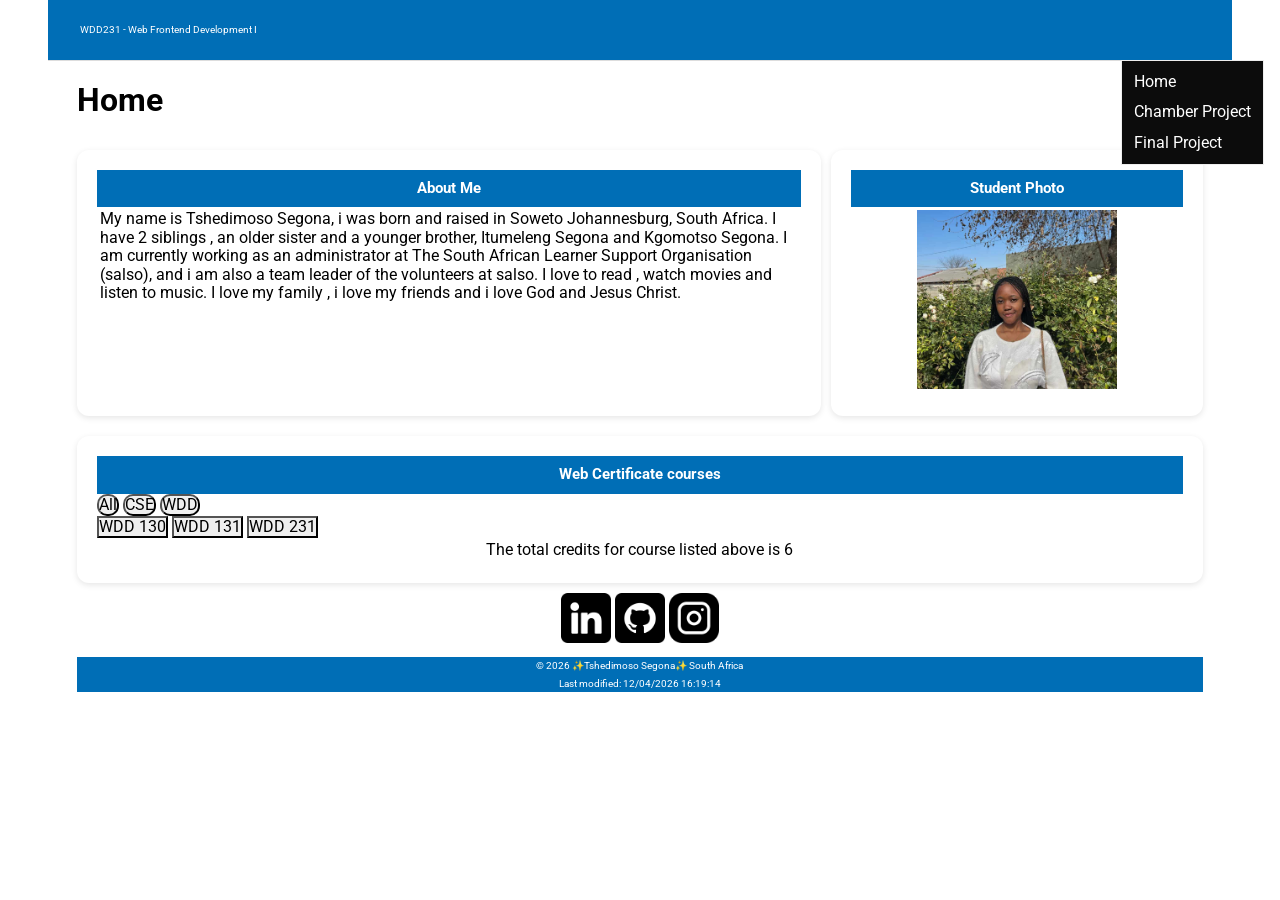
<file: index.html>
<!DOCTYPE html>
<html lang="en">
<head>
    <meta charset="UTF-8">
    <meta name="viewport" content="width=device-width, initial-scale=1.0">
    <meta name="description" content="This is a course home page that meets course standards, is responsive, and passes accessibility, best practice, and SEO tests from DevTools.">
    <meta name="author" content="Tshedimoso Segona">
    <title>WDD231 - Web Frontend Development I - Tshedimoso Segona</title>
    <link rel="stylesheet" href="styles/normalize.css">
    <link rel="stylesheet" href="styles/small.css">
    <link rel="stylesheet" href="styles/large.css">
    <script src="scripts/getdate.js" defer></script>
    <script  src="scripts/nav-hamburger.js" defer></script>
    <link rel="preconnect" href="https://fonts.googleapis.com">
    <link rel="preconnect" href="https://fonts.gstatic.com" crossorigin>
    <link href="https://fonts.googleapis.com/css2?family=Roboto:ital@1&display=swap" rel="stylesheet">
</head>

<body>
    <header class="nav">
        <div clas="header-inner">
        <span id="page-name">
            WDD231 - Web Frontend Development I
        </span>
        <button class="hamburger" id="hamburger" arial-label="Open navigation">☰</button>
        <nav id="main-nav" class="nav-hidden" arial-label="Primary">
            <ul class="navigation">
                <li><a href="#">Home</a></li>
                <li><a href="chamber\index.html">Chamber Project</a></li>
                <li><a href="finalproject/index.html">Final Project</a></li>
            </ul>
        </nav>
        </div>
    </header>
    
    <main>
        <h1>Home</h1>
        <div class="grid">
            <section class="card1">
                <div class="card-header">
                    <h2>About Me</h2>
                </div>
                <p>
                    My name is Tshedimoso Segona, i was born and raised in Soweto Johannesburg, South Africa.
                    I have 2 siblings , an older sister and a younger brother, Itumeleng Segona and Kgomotso Segona.
                    I am currently working as an administrator at The South African Learner Support Organisation (salso), and 
                    i am also a team leader of the volunteers at salso. I love to read , watch movies and listen to music.
                    I love my family , i love my friends and i love God and Jesus Christ.
                 </p>
            </section>

            <section class="card2">
                <div class="card-header">
                    <h2>Student Photo</h2>
                </div>
                <img class="profile-picture" src="images/profile.jpg" alt="A picture of my face" width="200">
            </section>

            <section class="card3">
                <div class="card-header">
                    <h2>Web Certificate courses</h2>
                </div>
                <div class="buttons-grid1">
                   <button class="rounded">All</button>
                    <button class="rounded">CSE</button>
                    <button class="rounded">WDD</button>
                </div>
                <div class="buttons-grid2">
                    <button class="rectangle">WDD 130</button>
                    <button class="rectangle">WDD 131</button>
                    <button class="rectangle">WDD 231</button>
                </div>
                <p class="p">The total credits for course listed above is 6</p>
            </section>
        </div>
    </main>

    <footer>
        <div class="footer1">
            <a href="https://www.linkedin.com/in/tshedimoso-segona/"><img  src="images/linkedin.png" alt="linkedin icon" width="50"></a>
            <a href="https://github.com/Tshedimoso"><img  src="images/github.png" alt="a github icon" width="50"></a>
            <a href="https://www.instagram.com/tshedimoso_segona/"><img  src="images/instagram.png" alt="an instagram icon" width="50"></a>
        </div>
        <div class="footer2">
            <p>© <span id="currentyear"></span> ✨Tshedimoso Segona✨ South Africa</p>
            <p><span id="lastModified"></span></p>
        </div>
    </footer>
</body>
</html>
</file>
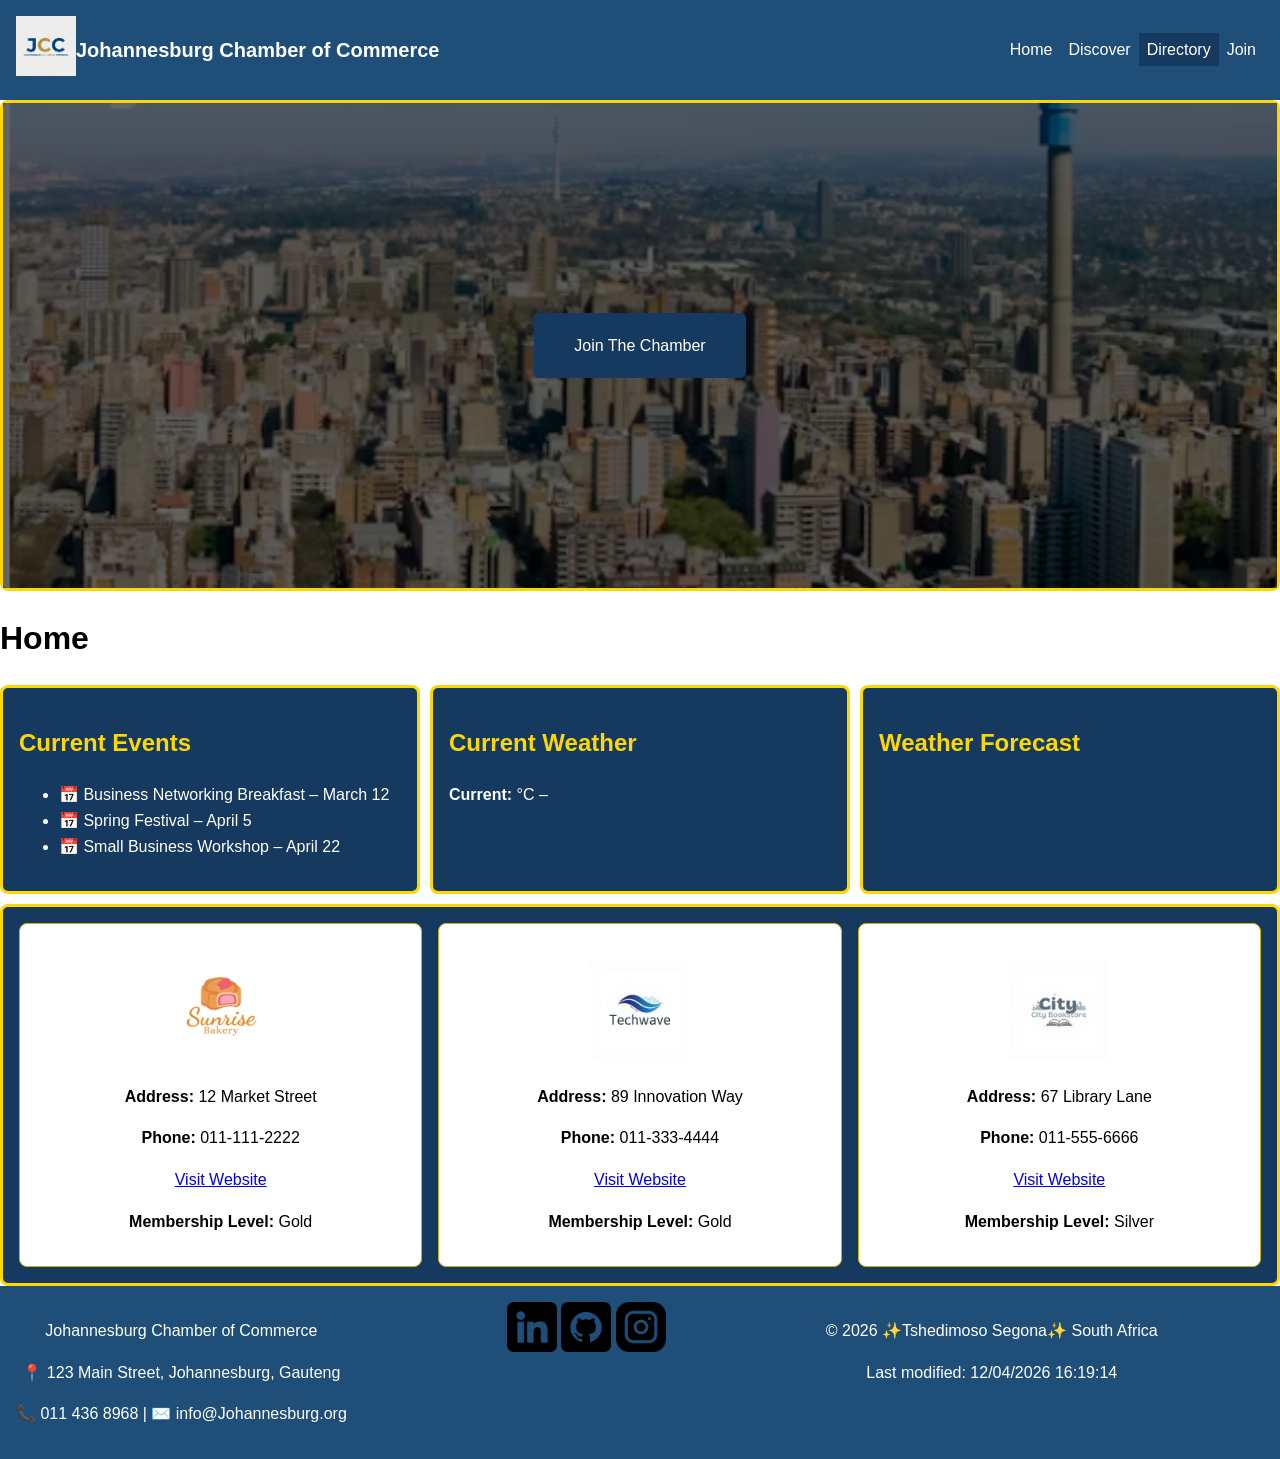
<file: chamber/index.html>
<!DOCTYPE html>
<html lang="en">
<head>
    <meta charset="UTF-8">
    <meta name="viewport" content="width=device-width, initial-scale=1.0">
    <meta name="description" content="A chamber of commerce is a local organization of businesses that work together to strengthen the business interests of the group.">
    <meta name="author" content="Tshedimoso Segona">
    <title>Johannesburg Chamber of Commerce</title>
    <link rel="icon" href="favicon.ico">
    <meta property="og:title" content="Johannesburg Chamber of Commerce">
    <meta property="og:description" content="JCC is a business-led organization dedicated to supporting local enterprises, strengthening the economy, and fostering community connections.">
    <meta property="og:image" content="https://tshedimoso.github.io/wdd231/chamber/images/jcc_logo.png">
    <meta property="og:url" content="https://tshedimoso.github.io/wdd231/chamber/index.html">
    <link rel="stylesheet" href="styles/normalize.css">
    <link rel="stylesheet" href="styles/base.css">
    <script src="scripts/home.js" defer></script>
    <link rel="preconnect" href="https://fonts.googleapis.com">
    <link rel="preconnect" href="https://fonts.gstatic.com" crossorigin>
    <link href="https://fonts.googleapis.com/css2?family=Roboto:ital@1&display=swap" rel="stylesheet">
</head>

<body>
  <header>
    <div class="header-content">
        <div class="logo">
            <img src="images/jcc_logo.png" alt="City Chamber of Commerce Logo">
        </div>
        <div class="site-title">
            <h1>Johannesburg Chamber of Commerce</h1>
        </div>
    
    <nav>
        <button id="menu">☰</button>
        <ul class="navigation">
            <li><a href="index.html">Home</a></li>
            <li><a href="discover.html">Discover</a></li>
            <li><a href="directory.html" class="active">Directory</a></li>
            <li><a href="join.html">Join</a></li>
        </ul>
    </nav>
    </div>

  </header>

  <main>
    <section class="hero">
        <div class="hero-content">
            <a href="join.html" class="cta-btn">Join The Chamber</a>
        </div>
    </section>

    <h1>Home</h1>
    <div class="big">
    <section class="events">
        <h2>Current Events</h2>
        <ul>
            <li>📅 Business Networking Breakfast – March 12</li>
            <li>📅 Spring Festival – April 5</li>
            <li>📅 Small Business Workshop – April 22</li>
        </ul>
    </section>

    <section class="weather">
        <h2>Current Weather</h2>
        <p><strong>Current:</strong> <span id="temp"></span>°C – <span id="description"></span></p>
    </section>

    <section class="forecast">
        <h2>Weather Forecast</h2>
        <ul id="forecast"></ul>
    </section>
    </div>
  
    <section id="members" class="grid"></section>

  </main>

  
    <footer>
        <div class="footer1">
            <p>Johannesburg Chamber of Commerce</p>
            <p>📍 123 Main Street, Johannesburg, Gauteng</p>
            <p>📞 011 436 8968 | ✉️ info@Johannesburg.org</p>
        </div>
        <div class="footer3">
            <a href="https://www.linkedin.com/in/tshedimoso-segona/"><img  src="images/linkedin.png" alt="linkedin icon" width="50"></a>
            <a href="https://github.com/Tshedimoso"><img  src="images/github.png" alt="a github icon" width="50"></a>
            <a href="https://www.instagram.com/tshedimoso_segona/"><img  src="images/instagram.png" alt="an instagram icon" width="50"></a>
        </div>
        <div class="footer2">
            <p>© <span id="currentyear"></span> ✨Tshedimoso Segona✨ South Africa</p>
            <p><span id="lastModified"></span></p>
        </div>
    </footer>

  
</body>
</html>
</file>
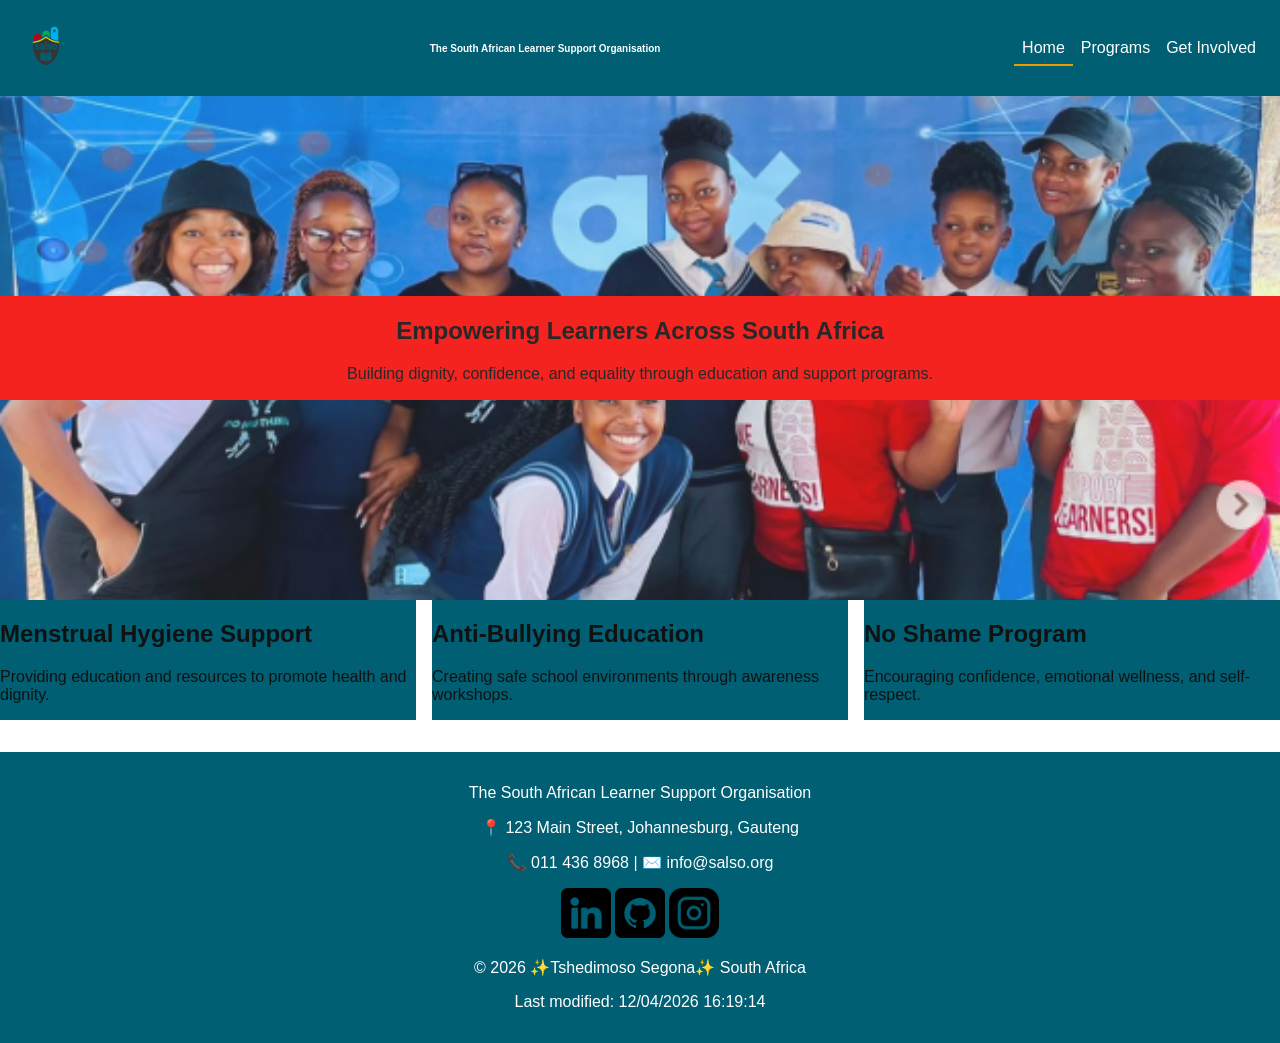
<file: finalproject/index.html>
<!DOCTYPE html>
<html lang="en">
<head>
    <meta charset="UTF-8">
    <meta name="viewport" content="width=device-width, initial-scale=1.0">
    <meta name="description" content=" ">
    <meta name="author" content="Tshedimoso Segona">
    <title>SALSO</title>
    <link rel="icon" href="images/favicon.ico">
    <meta property="og:title" content="The South African Learner Support Organisation">
    <meta property="og:description" content="   ">
    <meta property="og:image" content="https://tshedimoso.github.io/wdd231/finalproject/images/salso.svg">
    <meta property="og:url" content="https://tshedimoso.github.io/wdd231/finalproject/index.html">
    <link rel="stylesheet" href="styles/styles.css">
    <script src="js/main.js" defer></script>
    <script type="module" src="js/programs.js" defer></script>
    <link rel="preconnect" href="https://fonts.googleapis.com">
    <link rel="preconnect" href="https://fonts.gstatic.com" crossorigin>
    <link href="https://fonts.googleapis.com/css2?family=Roboto:ital@1&display=swap" rel="stylesheet">
</head>

<body>

<header>
    <div class="logo">
            <img src="images/salso.svg" alt="SALSO Logo" width="100">
        </div>
        <div class="site-title">
            <h1>The South African Learner Support Organisation</h1>
        </div>
        
    <button id="menuBtn" aria-label="Toggle Menu">&#9776;</button>
    <nav id="navMenu">
        <ul>
            <li><a href="index.html" class="active">Home</a></li>
            <li><a href="programs.html">Programs</a></li>
            <li><a href="getinvolved.html">Get Involved</a></li>
        </ul>
    </nav>
</header>

<main>
    <section class="hero">
        <div class="hero-content">
            <h1>Empowering Learners Across South Africa</h1>
            <p>Building dignity, confidence, and equality through education and support programs.</p>
        </div>
    </section>
    

    <section class="about-grid">
        <article>
            <h2>Menstrual Hygiene Support</h2>
            <p>Providing education and resources to promote health and dignity.</p>
        </article>

        <article>
            <h2>Anti-Bullying Education</h2>
            <p>Creating safe school environments through awareness workshops.</p>
        </article>

        <article>
            <h2>No Shame Program</h2>
            <p>Encouraging confidence, emotional wellness, and self-respect.</p>
        </article>
    </section>
</main>

<footer>
        <div class="footer1">
            <p>The South African Learner Support Organisation</p>
            <p>📍 123 Main Street, Johannesburg, Gauteng</p>
            <p>📞 011 436 8968 | ✉️ info@salso.org</p>
        </div>
        <div class="footer3">
            <a href="https://www.linkedin.com/in/tshedimoso-segona/"><img  src="images/linkedin.png" alt="linkedin icon" width="50"></a>
            <a href="https://github.com/Tshedimoso"><img  src="images/github.png" alt="a github icon" width="50"></a>
            <a href="https://www.instagram.com/tshedimoso_segona/"><img  src="images/instagram.png" alt="an instagram icon" width="50"></a>
        </div>
        <div class="footer2">
            <p>© <span id="currentyear"></span> ✨Tshedimoso Segona✨ South Africa</p>
            <p><span id="lastModified"></span></p>
        </div>
    </footer>

</body>
</html>
</file>
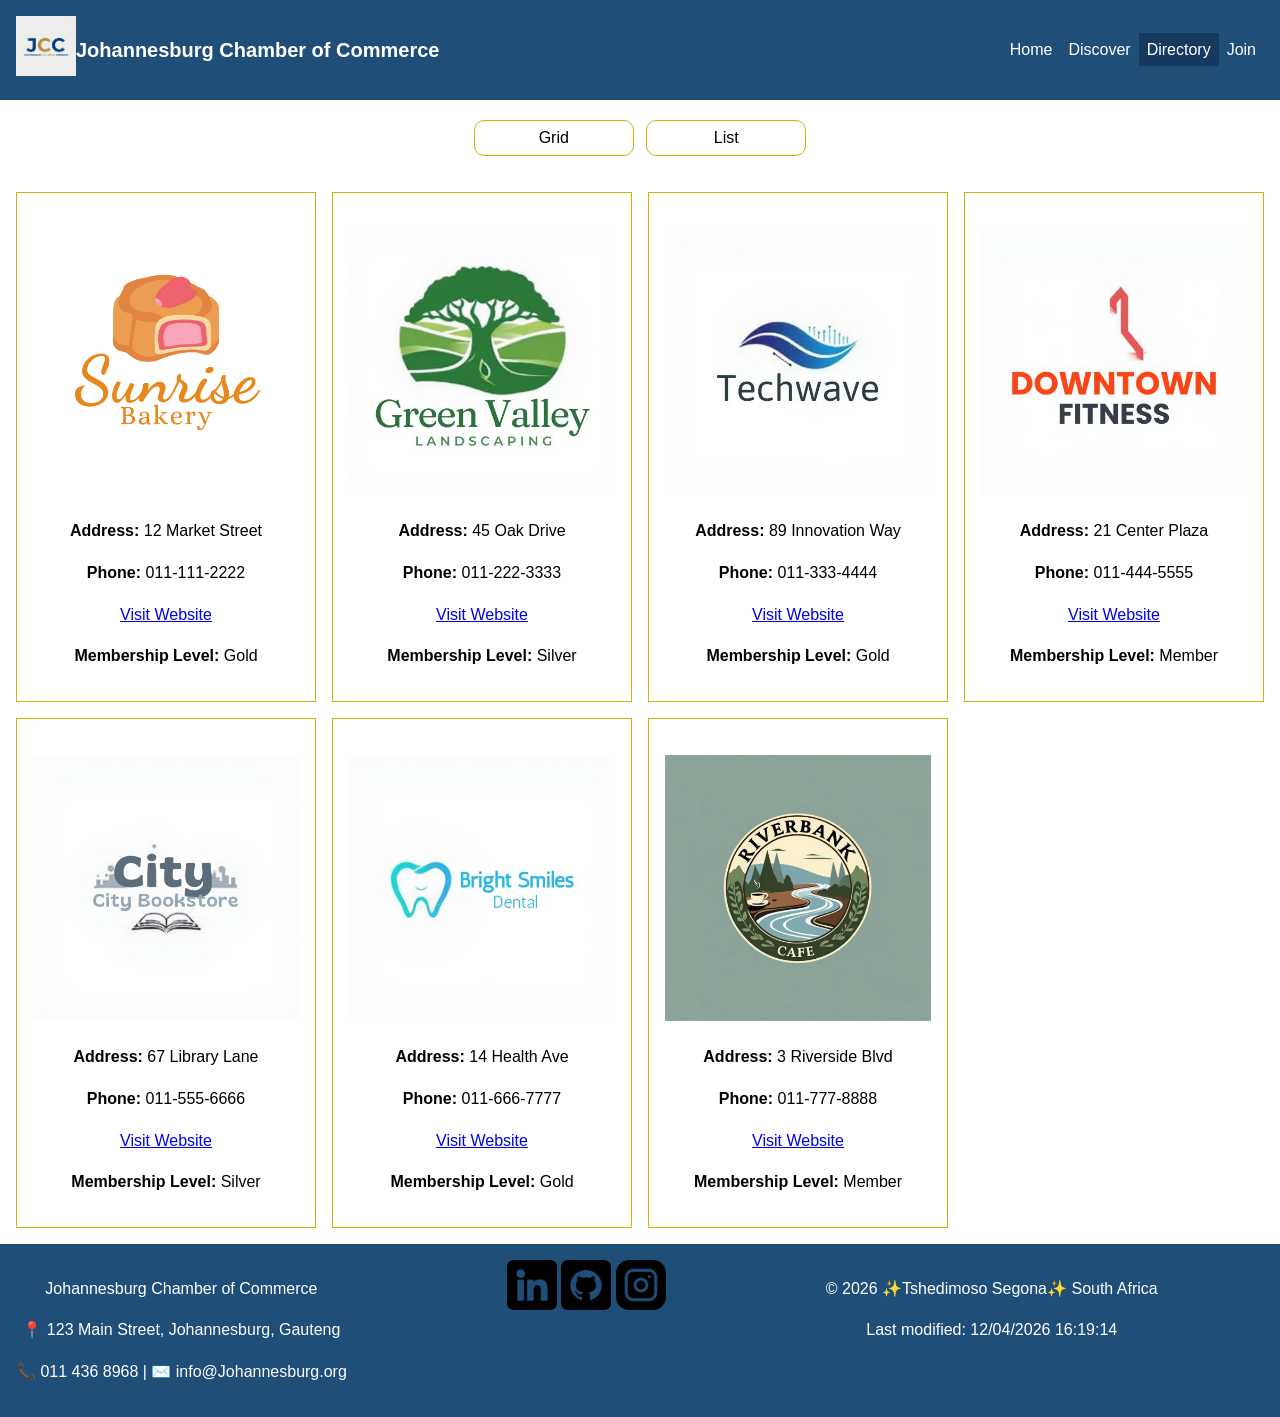
<file: chamber/directory.html>
<!DOCTYPE html>
<html lang="en">
<head>
    <meta charset="UTF-8">
    <meta name="viewport" content="width=device-width, initial-scale=1.0">
    <meta name="description" content="A chamber of commerce is a local organization of businesses that work together to strengthen the business interests of the group.">
    <meta name="author" content="Tshedimoso Segona">
    <title>Johannesburg Chamber of Commerce</title>
    <link rel="icon" href="favicon.ico">
    <meta property="og:title" content="Johannesburg Chamber of Commerce">
    <meta property="og:description" content="JCC is a business-led organization dedicated to supporting local enterprises, strengthening the economy, and fostering community connections.">
    <meta property="og:image" content="https://tshedimoso.github.io/wdd231/chamber/images/jcc_logo.png">
    <meta property="og:url" content="https://tshedimoso.github.io/wdd231/chamber/directory.html">
    <link rel="stylesheet" href="styles/normalize.css">
    <link rel="stylesheet" href="styles/small.css">
    <link rel="stylesheet" href="styles/larger.css">
    <script src="scripts/directory.js" defer></script>
    <link rel="preconnect" href="https://fonts.googleapis.com">
    <link rel="preconnect" href="https://fonts.gstatic.com" crossorigin>
    <link href="https://fonts.googleapis.com/css2?family=Roboto:ital@1&display=swap" rel="stylesheet">
</head>

<body>

<header>
    <div class="header-content">
        <div class="logo">
            <img src="images/jcc_logo.png" alt="City Chamber of Commerce Logo">
        </div>
        <div class="site-title">
            <h1>Johannesburg Chamber of Commerce</h1>
        </div>
    
    <nav>
        <button id="menu">☰</button>
        <ul class="navigation">
            <li><a href="index.html">Home</a></li>
            <li><a href="discover.html">Discover</a></li>
            <li><a href="directory.html" class="active">Directory</a></li>
            <li><a href="join.html">Join</a></li>
        </ul>
    </nav>
    </div>
</header>

<main>
     <section class="directory-controls">
        <button id="grid"> Grid</button>
        <button id="list"> List</button>
    </section>

    <section id="members" class="grid"></section>
</main>

 <footer>
    
    <div class="footer1">
        <p>Johannesburg Chamber of Commerce</p>
        <p>📍 123 Main Street, Johannesburg, Gauteng</p>
        <p>📞 011 436 8968 | ✉️ info@Johannesburg.org</p>
    </div>
    <div class = "footer3">
        <a href="https://www.linkedin.com/in/tshedimoso-segona/"><img  src="images/linkedin.png" alt="linkedin icon" width="50"></a>
        <a href="https://github.com/Tshedimoso"><img  src="images/github.png" alt="a github icon" width="50"></a>
        <a href="https://www.instagram.com/tshedimoso_segona/"><img  src="images/instagram.png" alt="an instagram icon" width="50"></a>
    </div>
    <div class="footer2">
        <p>© <span id="currentyear"></span> ✨Tshedimoso Segona✨ South Africa</p>
        <p><span id="lastModified"></span></p>
    </div>
    
  </footer>

</body>
</html>
</file>
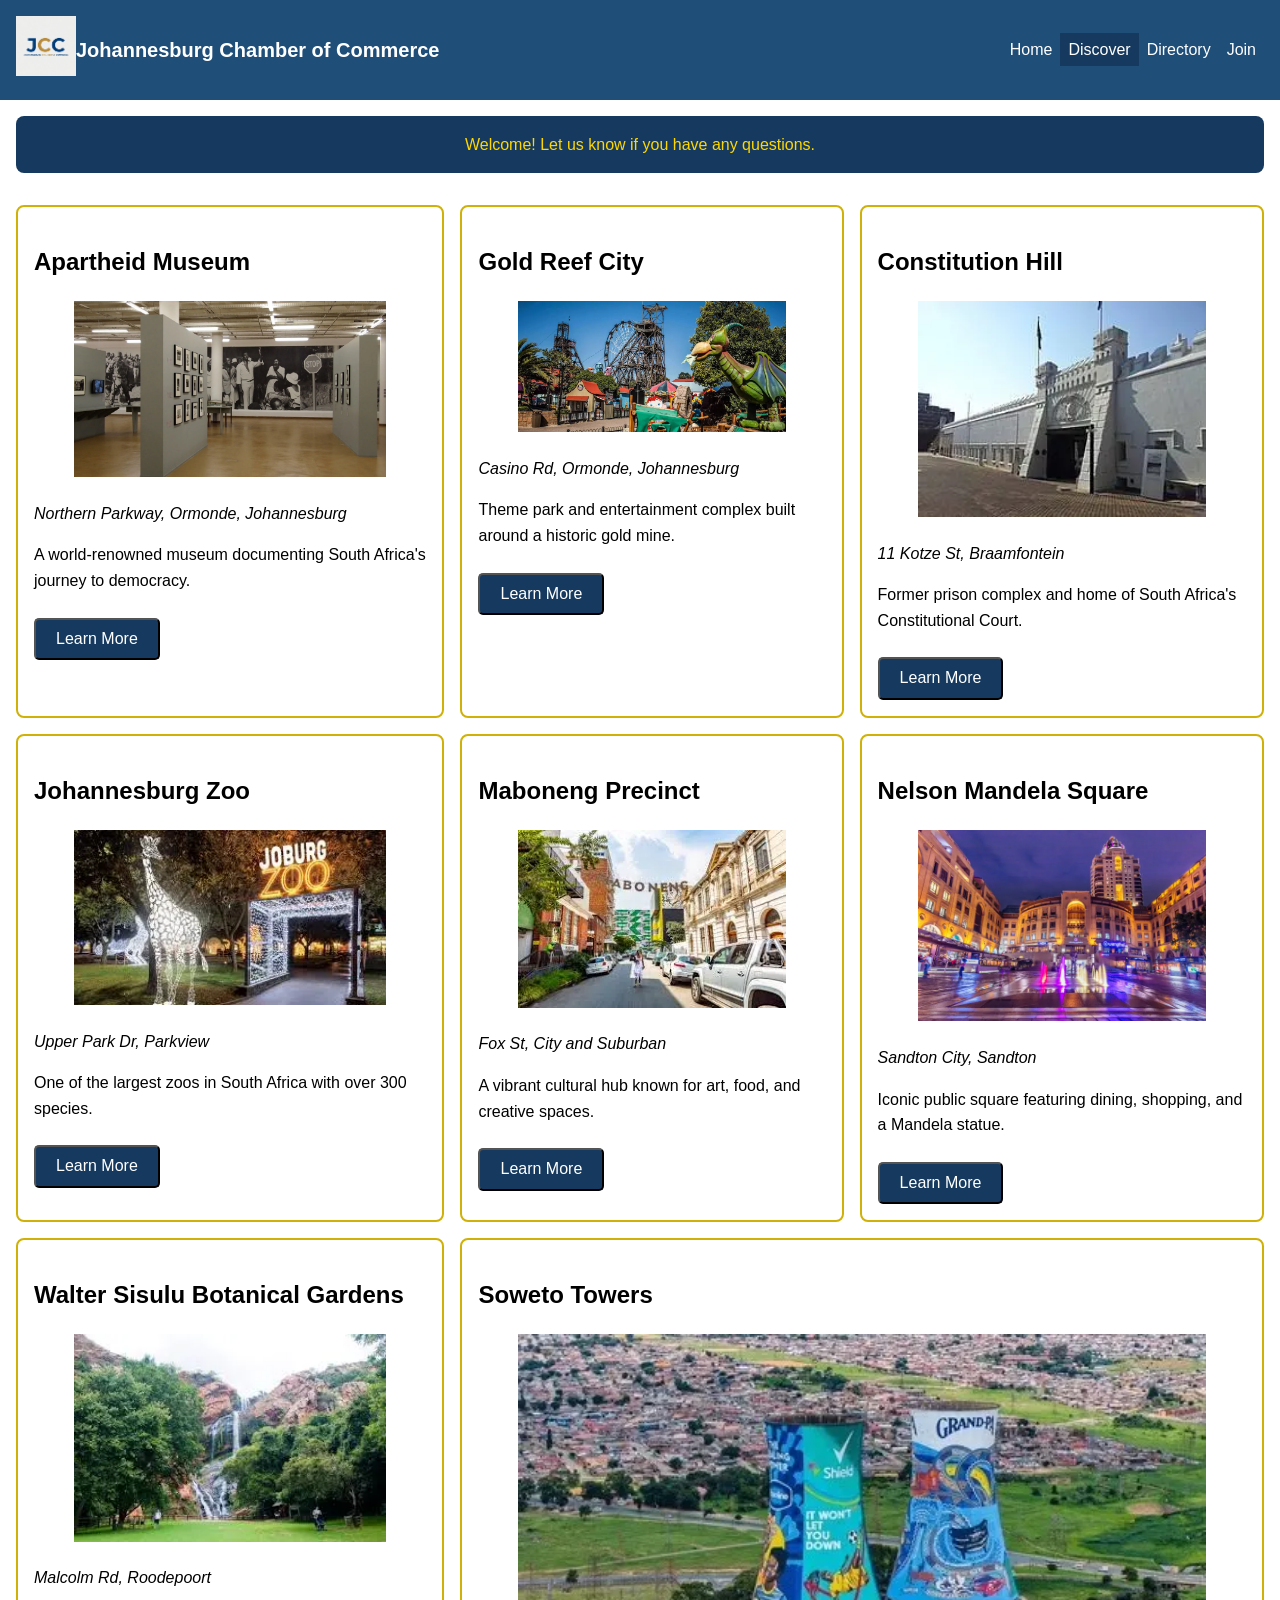
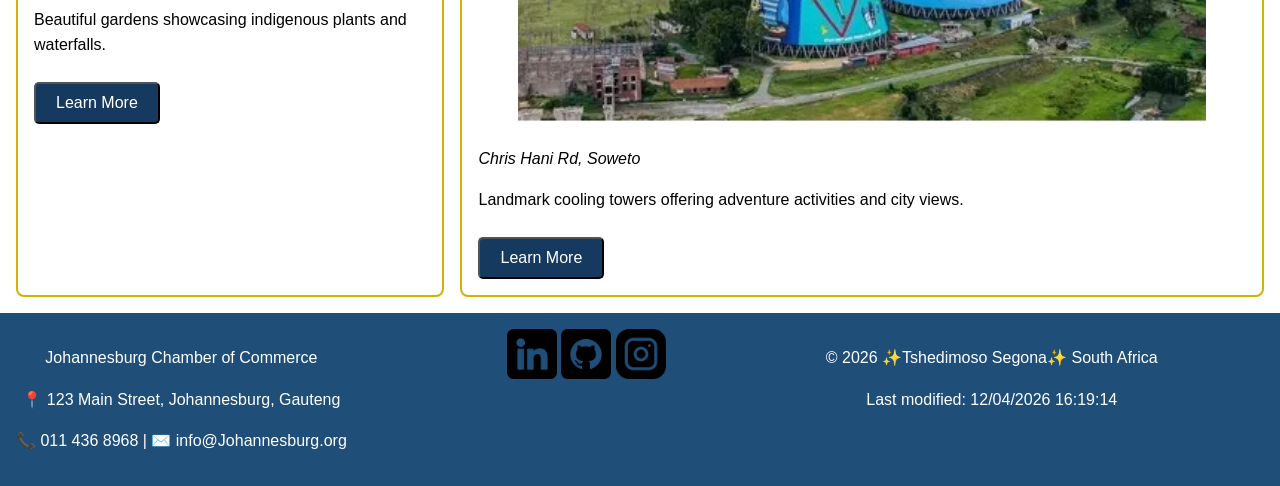
<file: chamber/discover.html>
<!DOCTYPE html>
<html lang="en">
<head>
  <meta charset="UTF-8">
  <meta name="viewport" content="width=device-width, initial-scale=1.0">
  <meta name="description" content="A chamber of commerce is a local organization of businesses that work together to strengthen the business interests of the group.">
  <meta name="author" content="Tshedimoso Segona">
  <title>Discover | Johannesburg Chamber of Commerce</title>
  <link rel="icon" href="favicon.ico">
  <meta property="og:title" content="Johannesburg Chamber of Commerce">
  <meta property="og:description" content="JCC is a business-led organization dedicated to supporting local enterprises, strengthening the economy, and fostering community connections.">
  <meta property="og:image" content="https://tshedimoso.github.io/wdd231/chamber/images/jcc_logo.png">
  <meta property="og:url" content="https://tshedimoso.github.io/wdd231/chamber/directory.html">
  <link rel="stylesheet" href="styles/normalize.css">
  <link rel="stylesheet" href="styles/small.css">
  <link rel="stylesheet" href="styles/larger.css">
  <link rel="stylesheet" href="styles/discover.css">
  <script src="scripts/directory.js" defer></script>
  <link rel="preconnect" href="https://fonts.googleapis.com">
  <link rel="preconnect" href="https://fonts.gstatic.com" crossorigin>
  <link href="https://fonts.googleapis.com/css2?family=Roboto:ital@1&display=swap" rel="stylesheet">
  <script type="module" src="scripts/discover.js" ></script>
</head>

<body>
<header>
  <div class="header-content">
    <div class="logo">
      <img src="images/jcc_logo.png" alt="Johannesburg Chamber of Commerce logo">
    </div>
    <div class="site-title">
      <h1>Johannesburg Chamber of Commerce</h1>
    </div>

    <nav>
      <button id="menu">☰</button>
      <ul class="navigation">
        <li><a href="index.html">Home</a></li>
        <li><a href="discover.html" class="active">Discover</a></li>
        <li><a href="directory.html">Directory</a></li>
        <li><a href="join.html">Join</a></li>
      </ul>
    </nav>
  </div>
</header>

<main>
  <section class="visit-message" id="visitMessage"></section>

  <section class="discover-grid" id="discoverGrid">
  </section>
</main>

 <footer>
    
    <div class="footer1">
        <p>Johannesburg Chamber of Commerce</p>
        <p>📍 123 Main Street, Johannesburg, Gauteng</p>
        <p>📞 011 436 8968 | ✉️ info@Johannesburg.org</p>
    </div>
    <div class = "footer3">
        <a href="https://www.linkedin.com/in/tshedimoso-segona/"><img  src="images/linkedin.png" alt="linkedin icon" width="50"></a>
        <a href="https://github.com/Tshedimoso"><img  src="images/github.png" alt="a github icon" width="50"></a>
        <a href="https://www.instagram.com/tshedimoso_segona/"><img  src="images/instagram.png" alt="an instagram icon" width="50"></a>
    </div>
    <div class="footer2">
        <p>© <span id="currentyear"></span> ✨Tshedimoso Segona✨ South Africa</p>
        <p><span id="lastModified"></span></p>
    </div>
    
  </footer>
</body>
</html>
</file>
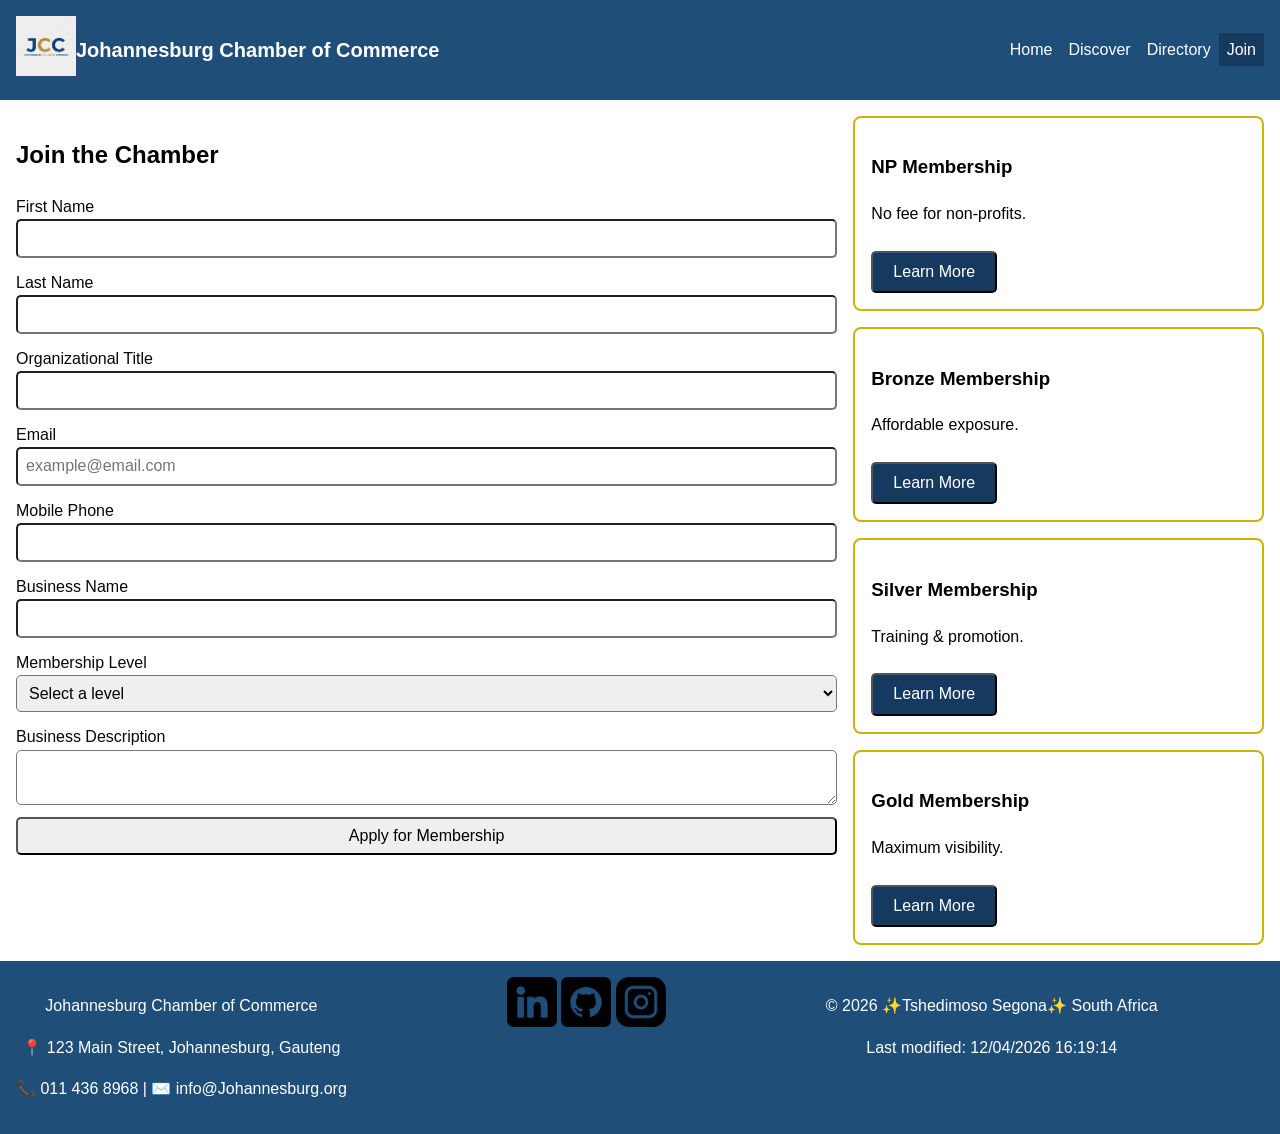
<file: chamber/join.html>
<!DOCTYPE html>
<html lang="en">
<head>
  <meta charset="UTF-8">
  <meta name="viewport" content="width=device-width, initial-scale=1.0">
  <meta name="description" content="A chamber of commerce is a local organization of businesses that work together to strengthen the business interests of the group.">
  <meta name="author" content="Tshedimoso Segona">
  <title>Join | Johannesburg Chamber of Commerce</title>
  <link rel="icon" href="favicon.ico">
  <meta property="og:title" content="Johannesburg Chamber of Commerce">
  <meta property="og:description" content="JCC is a business-led organization dedicated to supporting local enterprises, strengthening the economy, and fostering community connections.">
  <meta property="og:image" content="https://tshedimoso.github.io/wdd231/chamber/images/jcc_logo.png">
  <meta property="og:url" content="https://tshedimoso.github.io/wdd231/chamber/directory.html">
  <link rel="stylesheet" href="styles/normalize.css">
  <link rel="stylesheet" href="styles/small.css">
  <link rel="stylesheet" href="styles/larger.css">
  <link rel="stylesheet" href="styles/join.css">
  <script src="scripts/directory.js" defer></script>
  <link rel="preconnect" href="https://fonts.googleapis.com">
  <link rel="preconnect" href="https://fonts.gstatic.com" crossorigin>
  <link href="https://fonts.googleapis.com/css2?family=Roboto:ital@1&display=swap" rel="stylesheet">
  <script src="scripts/join.js" defer></script>
</head>

<body>
<header>
  <div class="header-content">
    <div class="logo">
      <img src="images/jcc_logo.png" alt="City Chamber of Commerce Logo">
    </div>
    <div class="site-title">
      <h1>Johannesburg Chamber of Commerce</h1>
    </div>

    <nav>
      <button id="menu">☰</button>
      <ul class="navigation">
        <li><a href="index.html">Home</a></li>
        <li><a href="discover.html">Discover</a></li>
        <li><a href="directory.html">Directory</a></li>
        <li><a href="join.html" class="active">Join</a></li>
      </ul>
    </nav>
  </div>
</header>

<main class="join-layout">
  <section class="join-form">
    <h2>Join the Chamber</h2>

    <form method="get" action="thankyou.html">
      <label>
        First Name
        <input type="text" name="fname" title="First Name" autocomplete="given-name" required>
      </label>

      <label>
        Last Name
        <input type="text" name="lname" title="Last Name" autocomplete="family-name" required>
      </label>

      <label>
        Organizational Title
        <input type="text" name="orgtitle" title="Organizational Title"
          autocomplete="organization-title"
          pattern="[A-Za-z\s\-]{7,}">
      </label>

      <label>
        Email
        <input type="email" name="email" title="Email Address"
          autocomplete="email" placeholder="example@email.com" required>
      </label>

      <label>
        Mobile Phone
        <input type="tel" name="phone" title="Mobile Phone"
          autocomplete="tel" required>
      </label>

      <label>
        Business Name
        <input type="text" name="business" title="Business Name"
          autocomplete="organization" required>
      </label>

      <label>
        Membership Level
        <select name="membership" title="Membership Level" required>
          <option value="">Select a level</option>
          <option value="np">NP Membership</option>
          <option value="bronze">Bronze Membership</option>
          <option value="silver">Silver Membership</option>
          <option value="gold">Gold Membership</option>
        </select>
      </label>

      <label>
        Business Description
        <textarea name="description" title="Business Description"></textarea>
      </label>

      <input type="hidden" name="timestamp" id="timestamp">

      <input type="submit" value="Apply for Membership">
    </form>
  </section>

  <section class="membership-cards">
    <div class="card animate">
      <h3>NP Membership</h3>
      <p>No fee for non-profits.</p>
      <button data-modal="np">Learn More</button>
    </div>

    <div class="card animate">
      <h3>Bronze Membership</h3>
      <p>Affordable exposure.</p>
      <button data-modal="bronze">Learn More</button>
    </div>

    <div class="card animate">
      <h3>Silver Membership</h3>
      <p>Training & promotion.</p>
      <button data-modal="silver">Learn More</button>
    </div>

    <div class="card animate">
      <h3>Gold Membership</h3>
      <p>Maximum visibility.</p>
      <button data-modal="gold">Learn More</button>
    </div>
  </section>
</main>

<dialog id="np">
  <h3>NP Membership</h3>
  <p>✔ Free directory listing<br>✔ Community events</p>
  <button class="close-modal">Close</button>
</dialog>

<dialog id="bronze">
  <h3>Bronze Membership</h3>
  <p>✔ Directory listing<br>✔ Event discounts</p>
  <button class="close-modal">Close</button>
</dialog>

<dialog id="silver">
  <h3>Silver Membership</h3>
  <p>✔ Training<br>✔ Advertising opportunities</p>
  <button class="close-modal">Close</button>
</dialog>

<dialog id="gold">
  <h3>Gold Membership</h3>
  <p>✔ Homepage spotlight<br>✔ Sponsorships</p>
  <button class="close-modal">Close</button>
</dialog>


<footer>
    
    <div class="footer1">
        <p>Johannesburg Chamber of Commerce</p>
        <p>📍 123 Main Street, Johannesburg, Gauteng</p>
        <p>📞 011 436 8968 | ✉️ info@Johannesburg.org</p>
    </div>
    <div class = "footer3">
        <a href="https://www.linkedin.com/in/tshedimoso-segona/"><img  src="images/linkedin.png" alt="linkedin icon" width="50"></a>
        <a href="https://github.com/Tshedimoso"><img  src="images/github.png" alt="a github icon" width="50"></a>
        <a href="https://www.instagram.com/tshedimoso_segona/"><img  src="images/instagram.png" alt="an instagram icon" width="50"></a>
    </div>
    <div class="footer2">
        <p>© <span id="currentyear"></span> ✨Tshedimoso Segona✨ South Africa</p>
        <p><span id="lastModified"></span></p>
    </div>
    
  </footer>
</body>
</html>
</file>
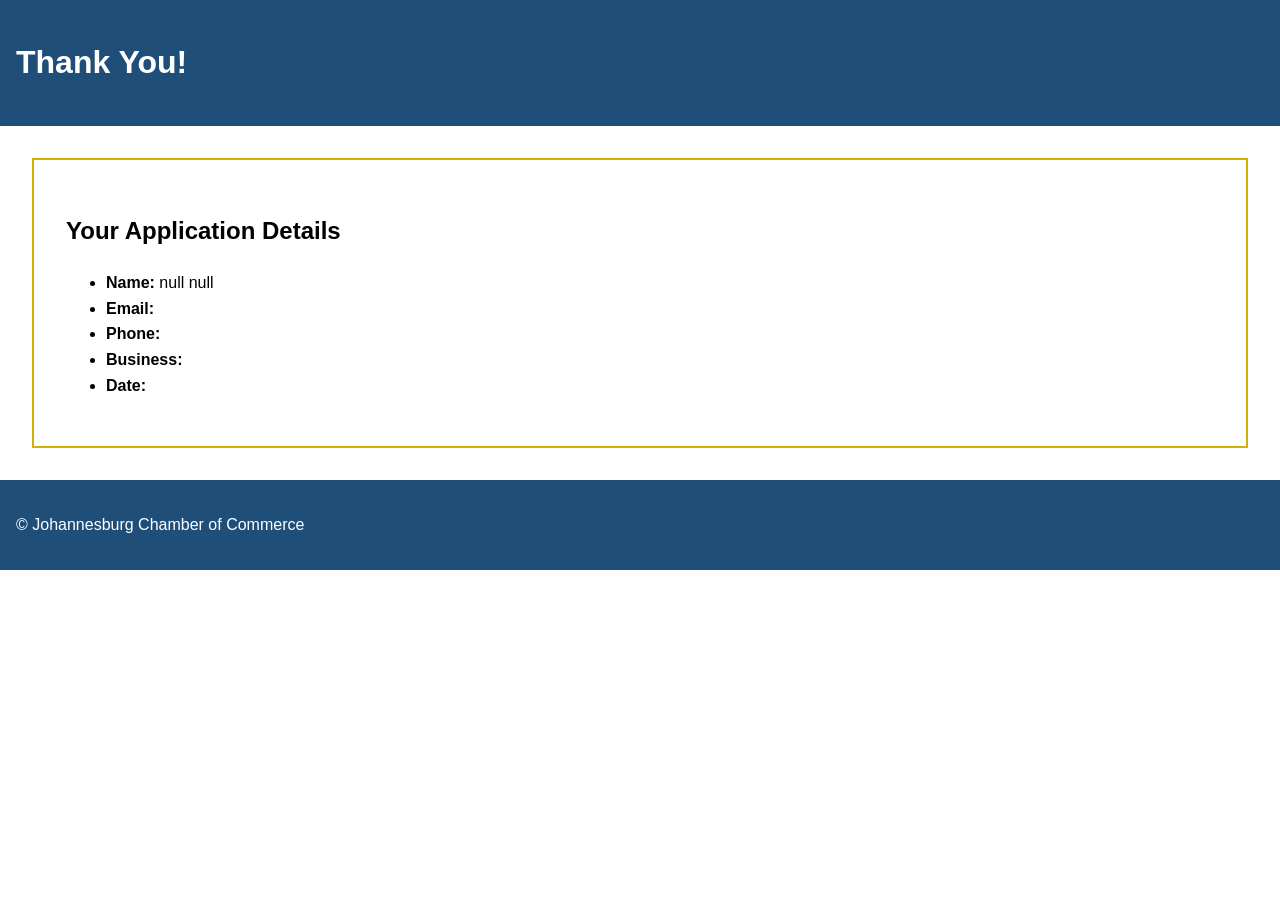
<file: chamber/thankyou.html>
<!DOCTYPE html>
<html lang="en">
<head>
  <meta charset="UTF-8">
  <title>Thank You</title>
  <link rel="stylesheet" href="styles/normalize.css">
  <link rel="stylesheet" href="styles/small.css">
  <link rel="stylesheet" href="styles/larger.css">
  <link rel="stylesheet" href="styles/join.css">
  <script src="scripts/thankyou.js" defer></script>
</head>

<body>
<header>
  <h1>Thank You!</h1>
</header>

<main class="thankyou-card">
  <h2>Your Application Details</h2>
  <ul>
    <li><strong>Name:</strong> <span id="name"></span></li>
    <li><strong>Email:</strong> <span id="email"></span></li>
    <li><strong>Phone:</strong> <span id="phone"></span></li>
    <li><strong>Business:</strong> <span id="business"></span></li>
    <li><strong>Date:</strong> <span id="date"></span></li>
  </ul>
</main>

<footer>
  <p>© Johannesburg Chamber of Commerce</p>
</footer>
</body>
</html>
</file>
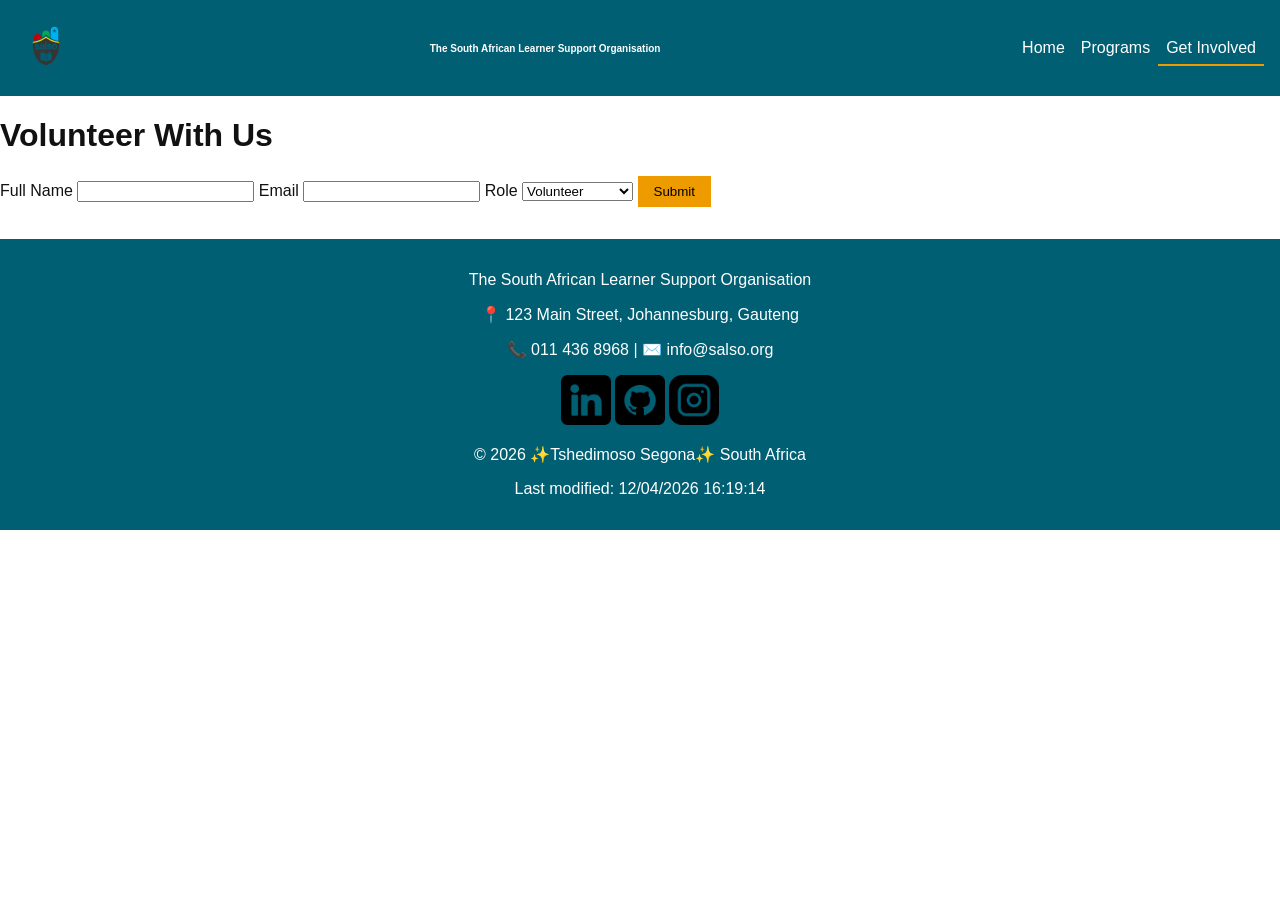
<file: finalproject/getinvolved.html>
<!DOCTYPE html>
<html lang="en">
<head>
<meta charset="UTF-8">
<meta name="viewport" content="width=device-width, initial-scale=1.0">
<title>Get Involved | Support SALSO</title>
<meta name="description" content="Volunteer or partner with SALSO to support learners.">
<meta name="author" content="Your Name">
<link rel="icon" href="images/favicon.ico">
<link rel="stylesheet" href="styles/styles.css">
<script type="module" src="js/main.js" defer></script>
<script type="module" src="js/programs.js" defer></script>
</head>

<body>

<header>
<div class="logo">
            <img src="images/salso.svg" alt="SALSO Logo" width="100">
        </div>
        <div class="site-title">
            <h1>The South African Learner Support Organisation</h1>
        </div>
<button id="menuBtn">&#9776;</button>
<nav id="navMenu">
<ul>
<li><a href="index.html">Home</a></li>
<li><a href="programs.html">Programs</a></li>
<li><a href="getinvolved.html" class="active">Get Involved</a></li>
</ul>
</nav>
</header>

<main>
<h1>Volunteer With Us</h1>

<form method="get" action="thankyou.html">
<label for="name">Full Name</label>
<input id="name" name="name" required>

<label for="email">Email</label>
<input type="email" id="email" name="email" required>

<label for="role">Role</label>
<select id="role" name="role">
<option value="volunteer">Volunteer</option>
<option value="partner">Partner School</option>
<option value="donor">Donor</option>
</select>

<button type="submit">Submit</button>
</form>
</main>

<footer>
        <div class="footer1">
            <p>The South African Learner Support Organisation</p>
            <p>📍 123 Main Street, Johannesburg, Gauteng</p>
            <p>📞 011 436 8968 | ✉️ info@salso.org</p>
        </div>
        <div class="footer3">
            <a href="https://www.linkedin.com/in/tshedimoso-segona/"><img  src="images/linkedin.png" alt="linkedin icon" width="50"></a>
            <a href="https://github.com/Tshedimoso"><img  src="images/github.png" alt="a github icon" width="50"></a>
            <a href="https://www.instagram.com/tshedimoso_segona/"><img  src="images/instagram.png" alt="an instagram icon" width="50"></a>
        </div>
        <div class="footer2">
            <p>© <span id="currentyear"></span> ✨Tshedimoso Segona✨ South Africa</p>
            <p><span id="lastModified"></span></p>
        </div>
</footer>

</body>
</html>
</file>
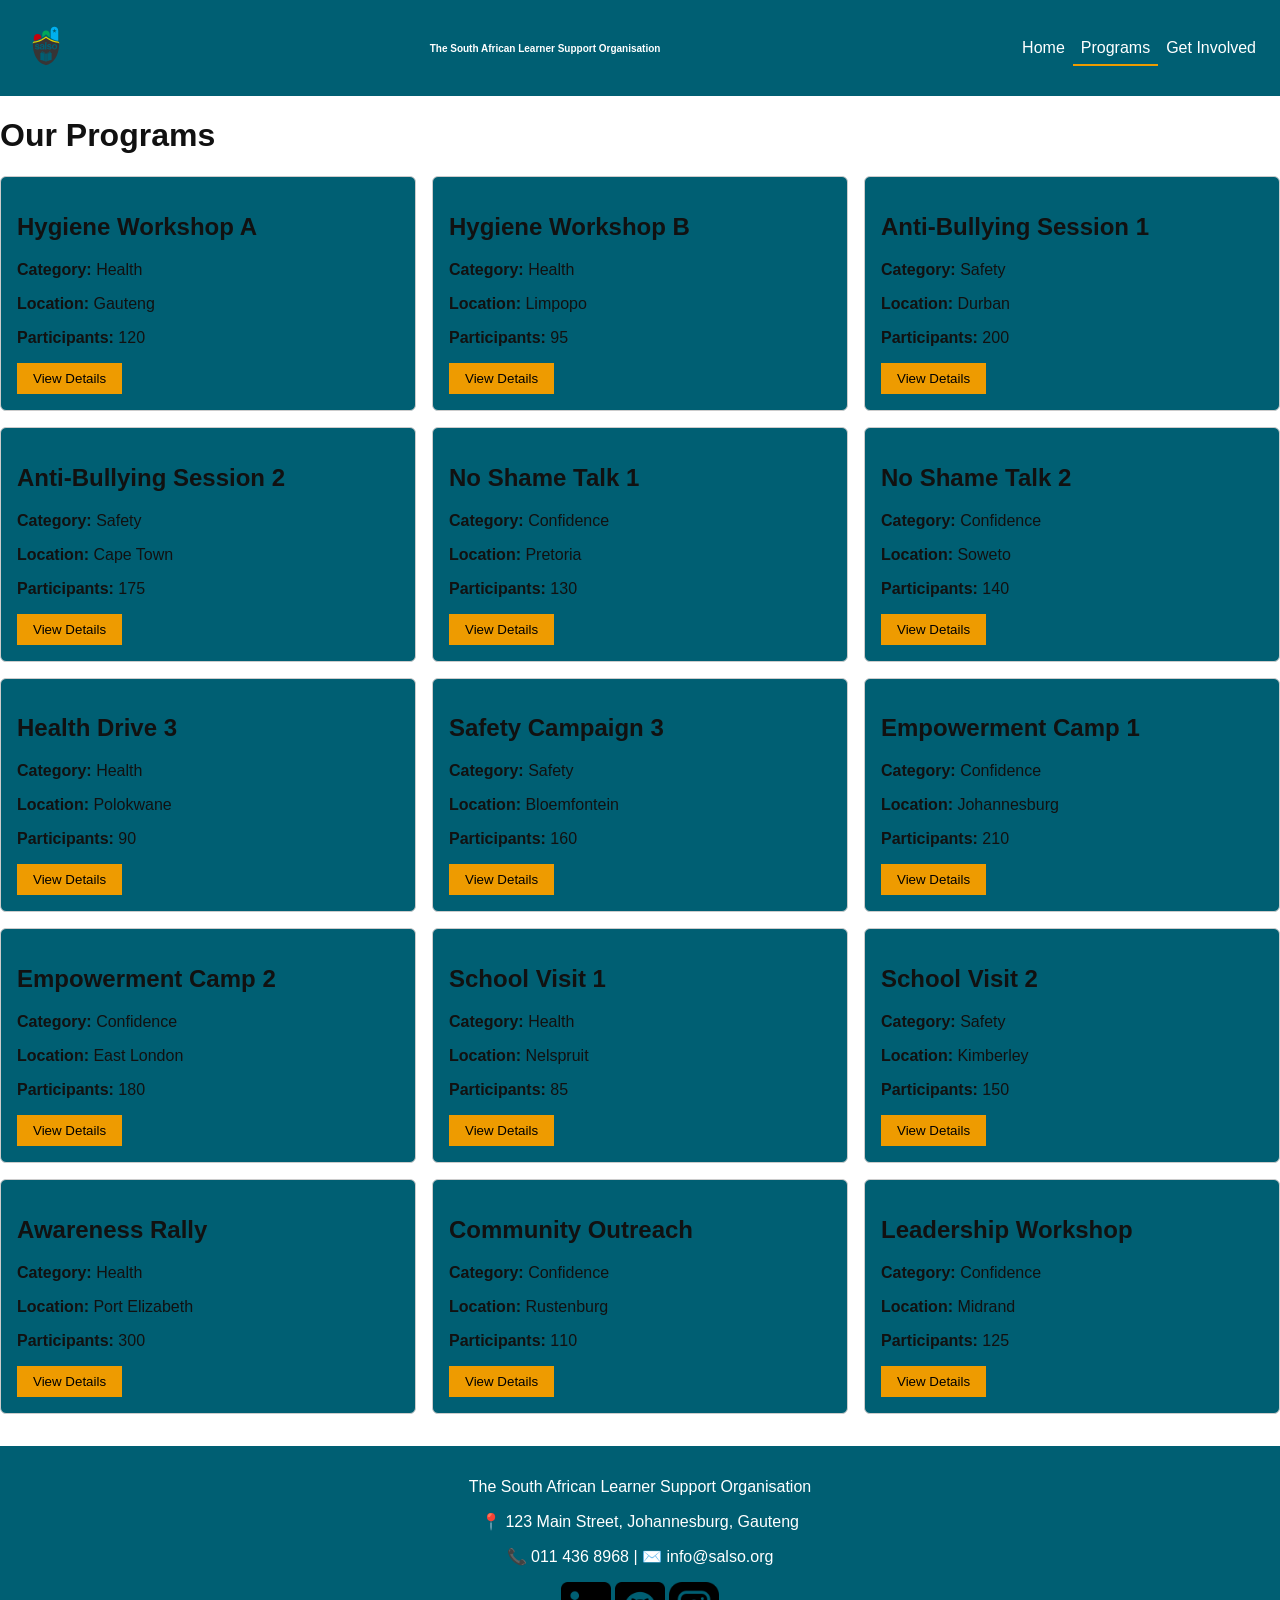
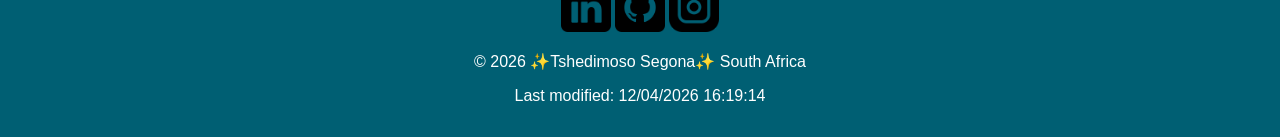
<file: finalproject/programs.html>
<!DOCTYPE html>
<html lang="en">
<head>
    <meta charset="UTF-8">
    <meta name="viewport" content="width=device-width, initial-scale=1.0">
    <meta name="description" content=" ">
    <meta name="author" content="Tshedimoso Segona">
    <title>SALSO</title>
    <link rel="icon" href="images/favicon.ico">
    <meta property="og:title" content="The South African Learner Support Organisation">
    <meta property="og:description" content="   ">
    <meta property="og:image" content="https://tshedimoso.github.io/wdd231/finalproject/images/salso.svg">
    <meta property="og:url" content="https://tshedimoso.github.io/wdd231/finalproject/index.html">
    <link rel="stylesheet" href="styles/styles.css">
    <script src="js/main.js" defer></script>
    <link rel="preconnect" href="https://fonts.googleapis.com">
    <link rel="preconnect" href="https://fonts.gstatic.com" crossorigin>
    <link href="https://fonts.googleapis.com/css2?family=Roboto:ital@1&display=swap" rel="stylesheet">
    <script type="module" src="js/programs.js" defer></script>
</head>

<body>

<header>
    <div class="logo">
            <img src="images/salso.svg" alt="SALSO Logo" width="100">
        </div>
        <div class="site-title">
            <h1>The South African Learner Support Organisation</h1>
        </div>
    <button id="menuBtn">&#9776;</button>
    <nav id="navMenu">
        <ul>
            <li><a href="index.html">Home</a></li>
            <li><a href="programs.html" class="active">Programs</a></li>
            <li><a href="getinvolved.html">Get Involved</a></li>
        </ul>
    </nav>
</header>

<main>
    <h1>Our Programs</h1>
    <div id="programContainer" class="card-grid"></div>
</main>

<dialog id="programModal"></dialog>

<footer>
        <div class="footer1">
            <p>The South African Learner Support Organisation</p>
            <p>📍 123 Main Street, Johannesburg, Gauteng</p>
            <p>📞 011 436 8968 | ✉️ info@salso.org</p>
        </div>
        <div class="footer3">
            <a href="https://www.linkedin.com/in/tshedimoso-segona/"><img  src="images/linkedin.png" alt="linkedin icon" width="50"></a>
            <a href="https://github.com/Tshedimoso"><img  src="images/github.png" alt="a github icon" width="50"></a>
            <a href="https://www.instagram.com/tshedimoso_segona/"><img  src="images/instagram.png" alt="an instagram icon" width="50"></a>
        </div>
        <div class="footer2">
            <p>© <span id="currentyear"></span> ✨Tshedimoso Segona✨ South Africa</p>
            <p><span id="lastModified"></span></p>
        </div>
</footer>

</body>
</html>
</file>
<file: styles/small.css>
*{
    padding: 0;
    margin: 0;
    
}

header{
    font-family: "Roboto", sans-serif;
    font-weight: 400;
    max-width: 90vw;
    margin: 0 auto;
}

main, footer{
     font-family: "Roboto", sans-serif;
    font-weight: 400;
    max-width: 88vw;
    margin: 0 auto;
}

header {
background:  #006eb6;
border-bottom: 1px solid #ddd;
padding: 0.5rem 1rem;
}

#page-name{
    font-size: 10px;
}

.nav-hidden { display: none; }

nav {
position: absolute;
top: 60px;
right: 1rem;
background-color: #0c0c0c;
border: 1px solid #eee;
padding: 0.5rem;

}

.navigation {
list-style: none;
margin: 0;
padding: 0;
display: flex;
flex-direction: column;
gap: 0.25rem;
}

.navigation a {
    color: #ffffff;
}

.hamburger {
font-size: 30px;
background: transparent;
border: none;
}

.card1 ,.card2 ,.card3 {
  background-color: #ffffff;
  padding: 20px;
  border-radius: 12px;
  border-color: #0c0c0c;
  box-shadow: 0 2px 6px #0000001a;
  margin-top:10px;
}

.card-header{
    background-color: #006eb6;
    color: white;
    text-align: center;
    font-size: 10px;
    font-weight: bold;
    padding: 10px 15px;
}

.profile-picture, p{
    padding: 3px;
}

.card2, img{
    text-align: center;
}



.rectangle {
    border-radius: 0px;    
}

.rounded{
    border-radius: 10px;
}

.p{
    text-align: center;
}
.footer1{
    text-align:center;
    padding: 10px;
}

.footer2 {
    background-color:  #006eb6;
    color:white;
    text-align: center;
    font-size: 10px;
}
</file>
<file: styles/large.css>
@media (min-width: 650px){
    .hamburger { display: none; }
    .nav-hidden { display:flex; }


    header{
    font-family: "Roboto", sans-serif;
    font-weight: 400;
    max-width: 90vw;
    margin: 0 auto;
}

    #page-name{
        display: block;
        background-color: #006eb6;
        padding: 1rem;
        color: #fff;
    
    }

    .navigation{
        list-style: none;
        display: flex;
        background-color: #0c0c0c;
        color: #ffffff;
    }
    .navigation a {
        display: block;
        color: #ffffff;
        text-decoration: none;
        padding: 4px;
    }

    .navigation a:hover {
        font-weight: 700;
        color:  #006eb6;
    }

    .grid {
        display: grid;
        grid-template-columns: 2fr 1fr; 
        gap: 10px;
    }
    .card3 {
        grid-column: 1 / -1; 
    }


}
</file>
<file: chamber/styles/base.css>
body {
    font-family: Arial, sans-serif;
    line-height: 1.6;
}

header {
    background-color: #1f4e79;
    color: #fff;
    padding: 1rem;
}


.header-content {
    display: flex;
    align-items: center;
    justify-content: space-between;
   
    
}

.logo img {
    width: 60px;
    height: auto;
}

.site-title h1 {
    font-size: 10px;
   
   
}

nav {
    display: flex;
    justify-content: space-between;
    align-items: center;
    margin-left: auto;
}

.navigation {
    list-style: none;
    display: none;
    flex-direction: column;
   
}

.navigation li a {
    color: #fff;
    text-decoration: none;
    padding: 0.5rem;
    
}

.navigation li a.active {
    background-color: #163a5f;
}

#menu {
    font-size: 1.5rem;
    background: none;
    border: none;
    color: gold;
    display: block;
}

.navigation.open {
    display: flex;
    flex-direction: column;
    
}

.hero{
    position:relative;
    background: url('../images/hero.png') center/cover no-repeat;
    text-align: center;
    padding: 200px 0;
    
    
}

.hero::before {
    content: "";
    position: absolute;
    inset: 0;
    background-color: rgba(0, 0, 0, 0.6); 
    z-index: 1;
}


.hero-content {
    position: relative;
    z-index: 2;}

.cta-btn {
    display: inline-block;
    background-color:#163a5f;
    color: #fff;
    padding: 10px 20px;
    border-radius: 5px;
    text-decoration: none;
}

.cta-btn {
    padding: 20px 40px;
    margin: 10px;
}

.cta-btn:hover {
    background-color: #ffd700;
    transform: scale(1.1);
}

section {
  background: #163a5f;
  padding: 1rem;
  border-radius: 8px;
  border: solid #ffd700;
}

.weather, .events {
   color:#ffffff;

}

section h2{
  color: #ffd700;
}

#members {
  display: grid;
  gap: 1rem;
}

.spotlight-card {
  background: white;
  padding: 1rem;
  border-radius: 8px;
  text-align: center;
}

.spotlight-card img {
  max-width: 100px;
}

#members.grid {
    display: grid;
    grid-template-columns: 1fr;
    gap: 1rem;
    padding: 1rem;
}

#members.list {
    display: block;
    padding: 1rem;
}

.spotlight-card {
    border: 1px solid  #cfb108;
    padding: 1rem;
    background-color: #fff;
}



footer {
    background-color: #1f4e79;
    color: #fff;
    text-align: center;
    padding: 1rem;
}


@media (min-width: 768px) {
  main {
    grid-template-columns: repeat(3, 1fr);
  }

  .hero {
    grid-column: 1 / -1;
  }
  .site-title h1 {
    font-size: 20px;
    margin-right: 30rem;
    }
    .navigation {
        display: flex;
        flex-direction: row;
    }
   #menu {
        display: none;
    }

  .big {
        display: grid;
        grid-template-columns: 1fr 1fr 1fr; 
        gap: 10px;
        margin-bottom: 10px;
    }

  #members.grid {
        grid-template-columns: repeat(auto-fit, minmax(250px, 1fr));
    }

    .spotlight-card {
        text-align: center;
    }

    footer{
        display: flex;
        flex-direction: row;
        gap:10rem; 
    }




}
</file>
<file: finalproject/styles/styles.css>
:root {
--primary:#005f73;
--secondary:#ee9b00;
--light:#ffffff;
--dark:#111;
}

body {
    margin:0;
    font-family:Arial, sans-serif;
    background:var(--light);
    color:var(--dark);
}

header {
    display:flex;
    justify-content:space-between;
    align-items:center;
    padding:1rem;
    background:var(--primary);
    color:white;
}

.site-title h1 {
    font-size: 10px;
    

}
.logo img {
    width: 60px;
    height: auto;
    
}
nav ul {
    list-style:none;
    padding:0;
    margin:0;
}

nav a {
    color:white;
    text-decoration:none;
    padding:0.5rem;
}

nav a.active {
    border-bottom:2px solid var(--secondary);
}

#menuBtn {
    background:none;
    border:none;
    color:white;
    font-size:1.5rem;
}

nav {
    display:none;
}

nav.open {
    display:block;
}

.hero{
    position:relative;
    background: url('../images/hero.png') center/cover no-repeat;
    text-align: center;
    padding: 200px 0;
    opacity: 0.9;
}

.hero-content {
    background-color: rgb(243, 12, 8);
    padding: 1px;
}
.about-grid {
    display:grid;
    gap:1rem;  
}
article{
    background-color: #005f73;
}
.card-grid {
    display:grid;
    gap:1rem;
}

.card {
    border:1px solid #ccc;
    padding:1rem;
    border-radius:6px;
    background-color: #005f73;
}

footer {background:var(--primary);
    color:white;text-align:center;
    padding:1rem;
    margin-top:2rem;
}

button {
    background:var(--secondary);
    border:none;padding:0.5rem 1rem;
    color:black;cursor:pointer;
}


@media(min-width:768px){
nav{
    display:block;
}

#menuBtn{
    display:none;
}

nav ul{
    display:flex;
}

.about-grid{
    grid-template-columns:repeat(3,1fr);
}

.card-grid{
    grid-template-columns:repeat(3,1fr);
}

}
</file>
<file: chamber/styles/small.css>
body {
    font-family: Arial, sans-serif;
    line-height: 1.6;
}

header {
    background-color: #1f4e79;
    color: #fff;
    padding: 1rem;
}


.header-content {
    display: flex;
    align-items: center;
    justify-content: space-between;
   
    
}

.logo img {
    width: 60px;
    height: auto;
}

.site-title h1 {
    font-size: 10px;
   
   
}


nav {
    display: flex;
    justify-content: space-between;
    align-items: center;
    margin-left: auto;
}

.navigation {
    list-style: none;
    display: none;
    flex-direction: column;
   
}

.navigation li a {
    color: #fff;
    text-decoration: none;
    padding: 0.5rem;
    
}

.navigation li a.active {
    background-color: #163a5f;
}

#menu {
    font-size: 1.5rem;
    background: none;
    border: none;
    color: gold;
    display: block;
}

.navigation.open {
    display: flex;
}

.directory-controls {
    text-align: center;
    margin: 1rem;
}

.directory-controls button {
    padding: 0.5rem 1rem;
    margin: 0.25rem;
    background-color: #fff ;
    width: 10rem;
    border:1px solid#cfb108;
    border-radius: 10px;
}

#members.grid {
    display: grid;
    grid-template-columns: 1fr;
    gap: 1rem;
    padding: 1rem;
}

#members.list {
    display: block;
    padding: 1rem;
}

.member-card {
    border: 1px solid  #cfb108;
    padding: 1rem;
    background-color: #fff;
}

.member-card img {
    max-width: 100%;
}

footer {
    background-color: #1f4e79;
    color: #fff;
    text-align: center;
    padding: 1rem;
}
</file>
<file: chamber/styles/larger.css>
@media (min-width: 768px) {

    .site-title h1 {
    font-size: 20px;
    margin-right: 30rem;
    }
    .navigation {
        display: flex;
        flex-direction: row;
    }

    #menu {
        display: none;
    }

    #members.grid {
        grid-template-columns: repeat(auto-fit, minmax(250px, 1fr));
    }

    .member-card {
        text-align: center;
    }
     footer{
        display: flex;
        flex-direction: row;
        gap:10rem; 
    }
}
</file>
<file: chamber/styles/discover.css>
.visit-message {
  background: #163a5f;
  color: #ffd700;
  padding: 1rem;
  text-align: center;
  margin: 1rem;
  border-radius: 8px;
}

.discover-grid {
  display: grid;
  gap: 1rem;
  padding: 1rem;

  grid-template-areas:
    "card1"
    "card2"
    "card3"
    "card4"
    "card5"
    "card6"
    "card7"
    "card8";
}

.discover-card {
  background: #fff;
  border: 2px solid #cfb108;
  padding: 1rem;
  border-radius: 8px;
}

button{
  margin-top: 0.5rem;
  display: inline-block;
  background-color:#163a5f;
  color: #fff;
  padding: 10px 20px;
  border-radius: 5px;
  text-decoration: none;
}

.discover-card img {
  width: 100%;
  height: auto;
}

/* Medium Screens */
@media (min-width: 641px) {
  .discover-grid {
    grid-template-areas:
      "card1 card2"
      "card3 card4"
      "card5 card6"
      "card7 card8";
  }
}

/* Large Screens */
@media (min-width: 1025px) {
  .discover-grid {
    grid-template-areas:
      "card1 card2 card3"
      "card4 card5 card6"
      "card7 card8 card8";
  }

  .discover-card img:hover {
    filter: brightness(80%);
    transform: scale(1.05);
    transition: all 0.3s ease;
  }
}
</file>
<file: chamber/styles/join.css>
.join-layout {
  display: grid;
  gap: 1rem;
  padding: 1rem;
}

.join-form form {
  display: grid;
  gap: 0.75rem;
}

label {
  display: flex;
  flex-direction: column;
  color: #070707;
}

input, select, textarea {
  padding: 0.5rem;
  border-radius: 5px;
}

.membership-cards {
  display: grid;
  gap: 1rem;
}

.card {
  background: #fff;
  border: 2px solid #cfb108;
  padding: 1rem;
  border-radius: 8px;
  opacity: 0;
  transform: translateY(20px);
  animation: fadeUp 1s forwards;
}

.card button {
  margin-top: 0.5rem;
  display: inline-block;
  background-color:#163a5f;
  color: #fff;
  padding: 10px 20px;
  border-radius: 5px;
  text-decoration: none;
}

@keyframes fadeUp {
  to {
    opacity: 1;
    transform: translateY(0);
  }
}

@media (min-width: 768px) {
  .join-layout {
    grid-template-columns: 2fr 1fr;
  }
}

.thankyou-card {
  background: #fff;
  border: 2px solid #cfb108;
  padding: 2rem;
  margin: 2rem;
}
</file>
